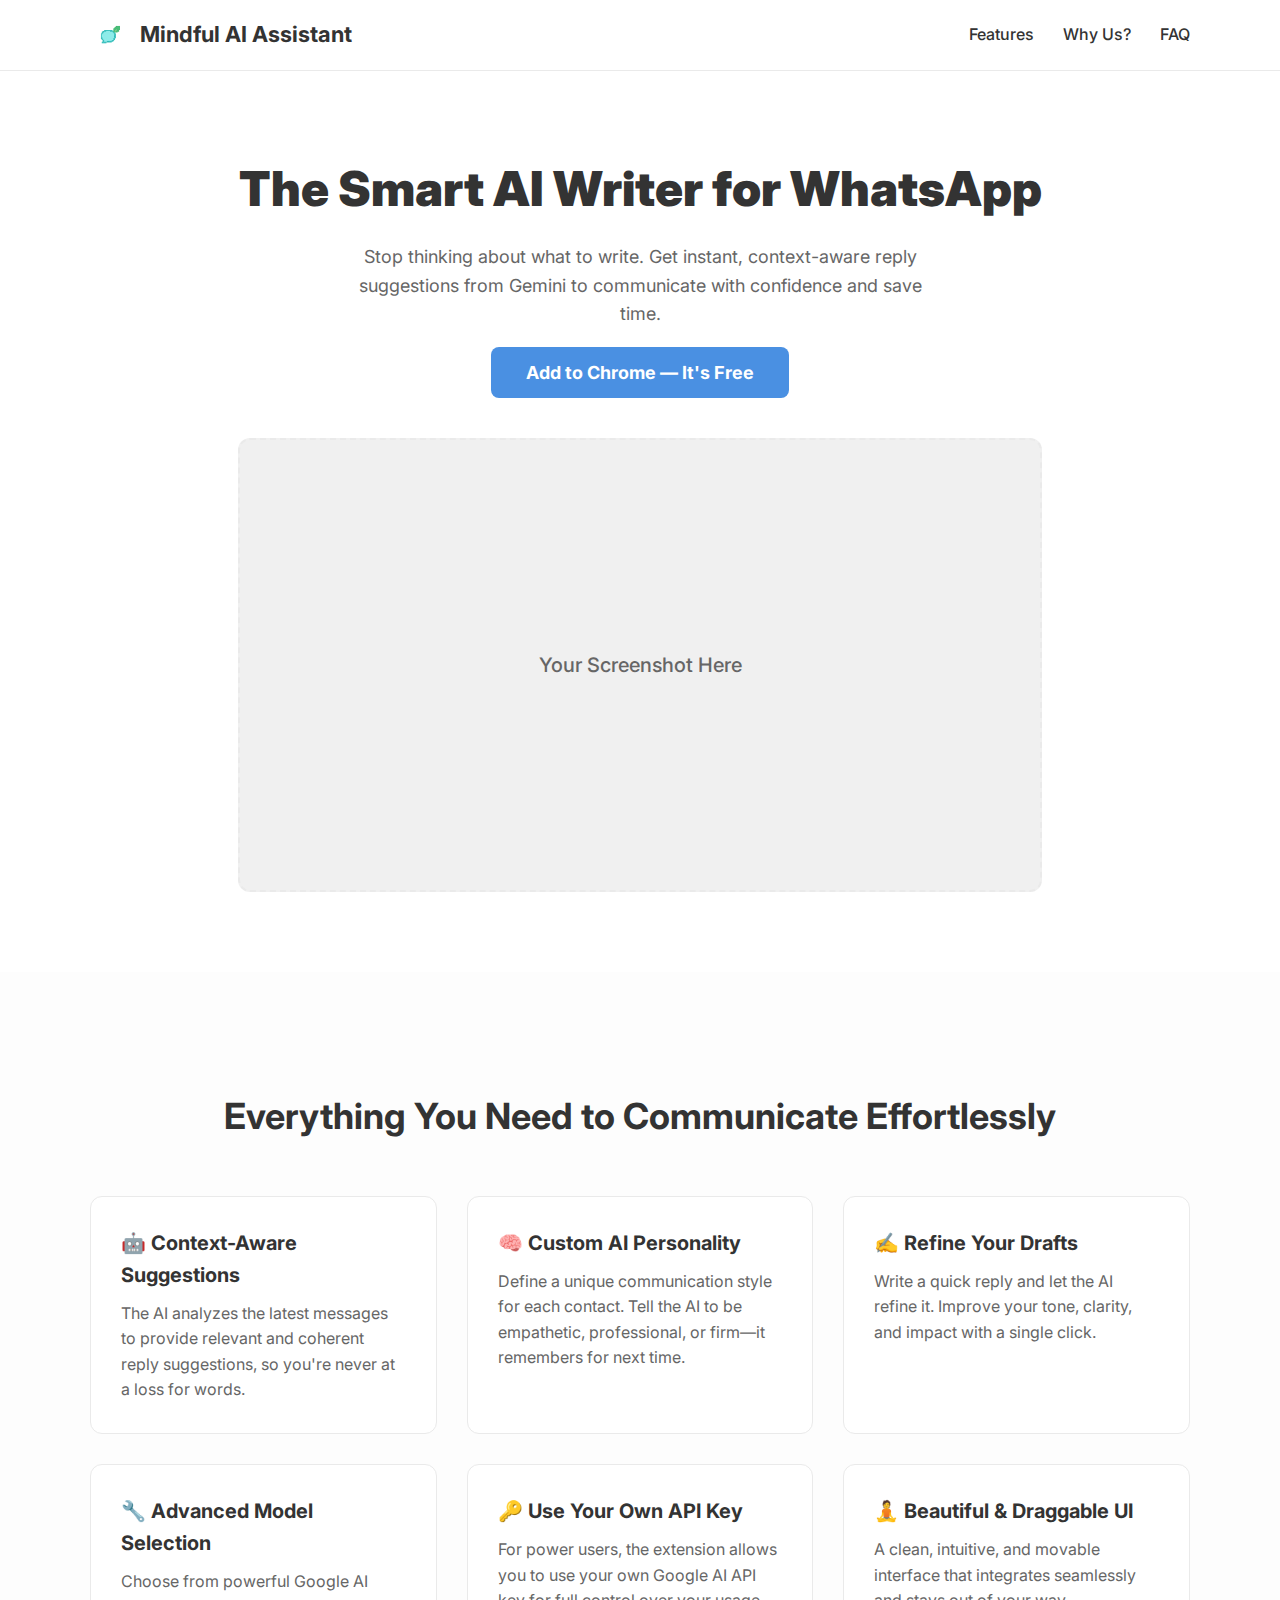
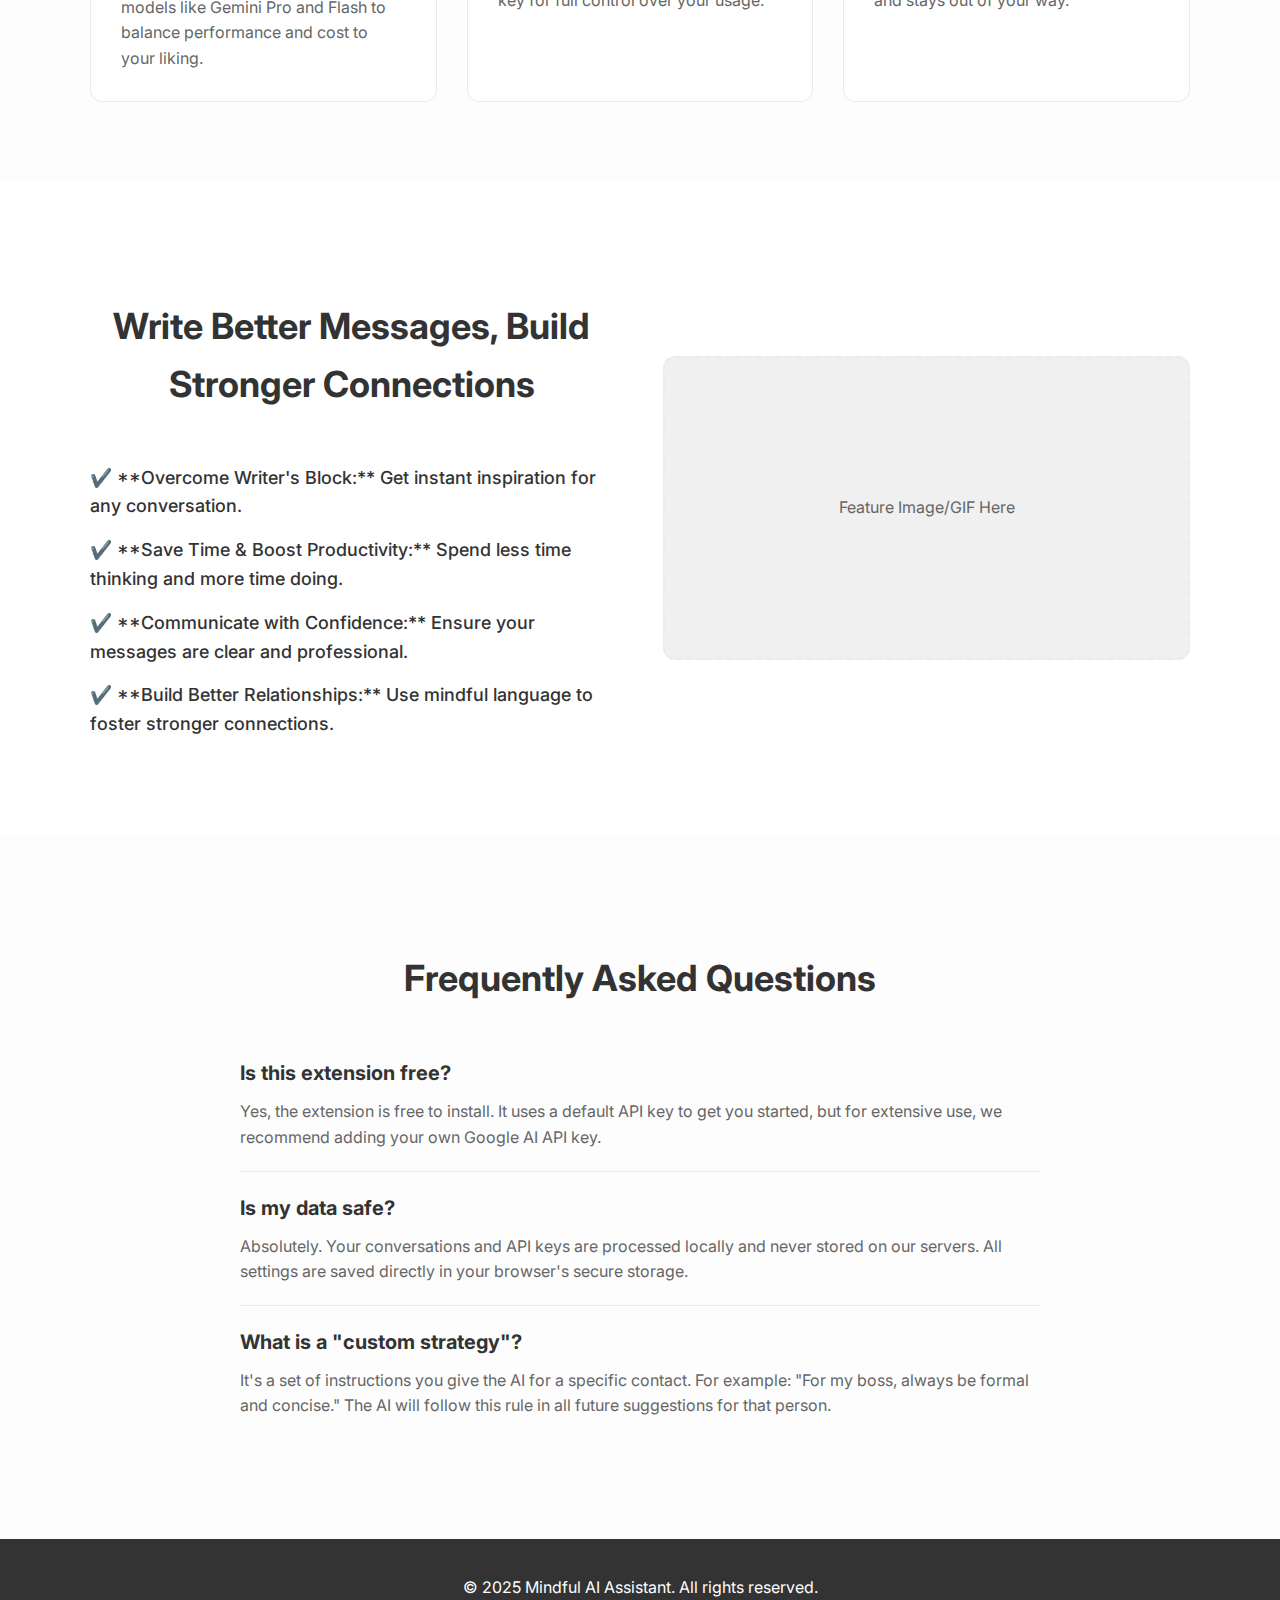
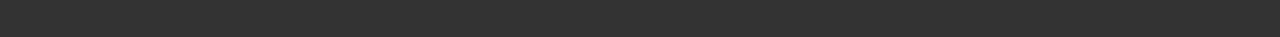
<file: index.html>
<!DOCTYPE html>
<html lang="en">
<head>
    <meta charset="UTF-8">
    <meta name="viewport" content="width=device-width, initial-scale=1.0">
    
    <!-- SEO Meta Tags -->
    <title>Mindful AI Assistant - AI-Powered Replies for WhatsApp</title>
    <meta name="description" content="Supercharge your WhatsApp communication with an AI Assistant powered by Gemini. Get smart, context-aware reply suggestions, refine your drafts, and communicate more effectively.">
    <meta name="keywords" content="WhatsApp AI Assistant, AI Reply for WhatsApp, WhatsApp Chat AI, Gemini WhatsApp Extension, AI Writer for WhatsApp, Context-aware chat responses, AI chat assistant">

    <!-- Favicon -->
    <link rel="icon" href="images/icon48.png" type="image/png">

    <!-- Stylesheet -->
    <link rel="stylesheet" href="landing-style.css">

    <!-- Google Fonts -->
    <link rel="preconnect" href="https://fonts.googleapis.com">
    <link rel="preconnect" href="https://fonts.gstatic.com" crossorigin>
    <link href="https://fonts.googleapis.com/css2?family=Inter:wght@400;500;700;900&display=swap" rel="stylesheet">
</head>
<body>

    <header class="header">
        <div class="container">
            <div class="logo">
                <img src="images/icon48.png" alt="Mindful AI Assistant Logo">
                <h1>Mindful AI Assistant</h1>
            </div>
            <nav>
                <a href="#features">Features</a>
                <a href="#why-choose-us">Why Us?</a>
                <a href="#faq">FAQ</a>
            </nav>
        </div>
    </header>

    <main>
        <!-- Hero Section -->
        <section class="hero">
            <div class="container">
                <h2>The Smart AI Writer for WhatsApp</h2>
                <p class="subtitle">Stop thinking about what to write. Get instant, context-aware reply suggestions from Gemini to communicate with confidence and save time.</p>
                <a href="#" class="cta-button">Add to Chrome — It's Free</a>
                <div class="hero-image-placeholder">
                    <!-- TODO: Add a screenshot of the extension in action -->
                    <p>Your Screenshot Here</p>
                </div>
            </div>
        </section>

        <!-- Features Section -->
        <section id="features" class="features">
            <div class="container">
                <h3 class="section-title">Everything You Need to Communicate Effortlessly</h3>
                <div class="features-grid">
                    <div class="feature-item">
                        <h4>🤖 Context-Aware Suggestions</h4>
                        <p>The AI analyzes the latest messages to provide relevant and coherent reply suggestions, so you're never at a loss for words.</p>
                    </div>
                    <div class="feature-item">
                        <h4>🧠 Custom AI Personality</h4>
                        <p>Define a unique communication style for each contact. Tell the AI to be empathetic, professional, or firm—it remembers for next time.</p>
                    </div>
                    <div class="feature-item">
                        <h4>✍️ Refine Your Drafts</h4>
                        <p>Write a quick reply and let the AI refine it. Improve your tone, clarity, and impact with a single click.</p>
                    </div>
                    <div class="feature-item">
                        <h4>🔧 Advanced Model Selection</h4>
                        <p>Choose from powerful Google AI models like Gemini Pro and Flash to balance performance and cost to your liking.</p>
                    </div>
                    <div class="feature-item">
                        <h4>🔑 Use Your Own API Key</h4>
                        <p>For power users, the extension allows you to use your own Google AI API key for full control over your usage.</p>
                    </div>
                    <div class="feature-item">
                        <h4>🧘 Beautiful & Draggable UI</h4>
                        <p>A clean, intuitive, and movable interface that integrates seamlessly and stays out of your way.</p>
                    </div>
                </div>
            </div>
        </section>

        <!-- Why Choose Us Section -->
        <section id="why-choose-us" class="why-choose-us">
            <div class="container">
                <div class="why-choose-us-content">
                    <h3 class="section-title">Write Better Messages, Build Stronger Connections</h3>
                    <ul>
                        <li>✔️ **Overcome Writer's Block:** Get instant inspiration for any conversation.</li>
                        <li>✔️ **Save Time & Boost Productivity:** Spend less time thinking and more time doing.</li>
                        <li>✔️ **Communicate with Confidence:** Ensure your messages are clear and professional.</li>
                        <li>✔️ **Build Better Relationships:** Use mindful language to foster stronger connections.</li>
                    </ul>
                </div>
                <div class="image-placeholder">
                    <!-- TODO: Add an illustrative image or GIF -->
                    <p>Feature Image/GIF Here</p>
                </div>
            </div>
        </section>

        <!-- FAQ Section -->
        <section id="faq" class="faq">
            <div class="container">
                <h3 class="section-title">Frequently Asked Questions</h3>
                <div class="faq-item">
                    <h4>Is this extension free?</h4>
                    <p>Yes, the extension is free to install. It uses a default API key to get you started, but for extensive use, we recommend adding your own Google AI API key.</p>
                </div>
                <div class="faq-item">
                    <h4>Is my data safe?</h4>
                    <p>Absolutely. Your conversations and API keys are processed locally and never stored on our servers. All settings are saved directly in your browser's secure storage.</p>
                </div>
                <div class="faq-item">
                    <h4>What is a "custom strategy"?</h4>
                    <p>It's a set of instructions you give the AI for a specific contact. For example: "For my boss, always be formal and concise." The AI will follow this rule in all future suggestions for that person.</p>
                </div>
            </div>
        </section>
    </main>

    <footer class="footer">
        <div class="container">
            <p>&copy; 2025 Mindful AI Assistant. All rights reserved.</p>
            <!-- Optional: Add links to Privacy Policy or Contact -->
        </div>
    </footer>

</body>
</html>
</file>
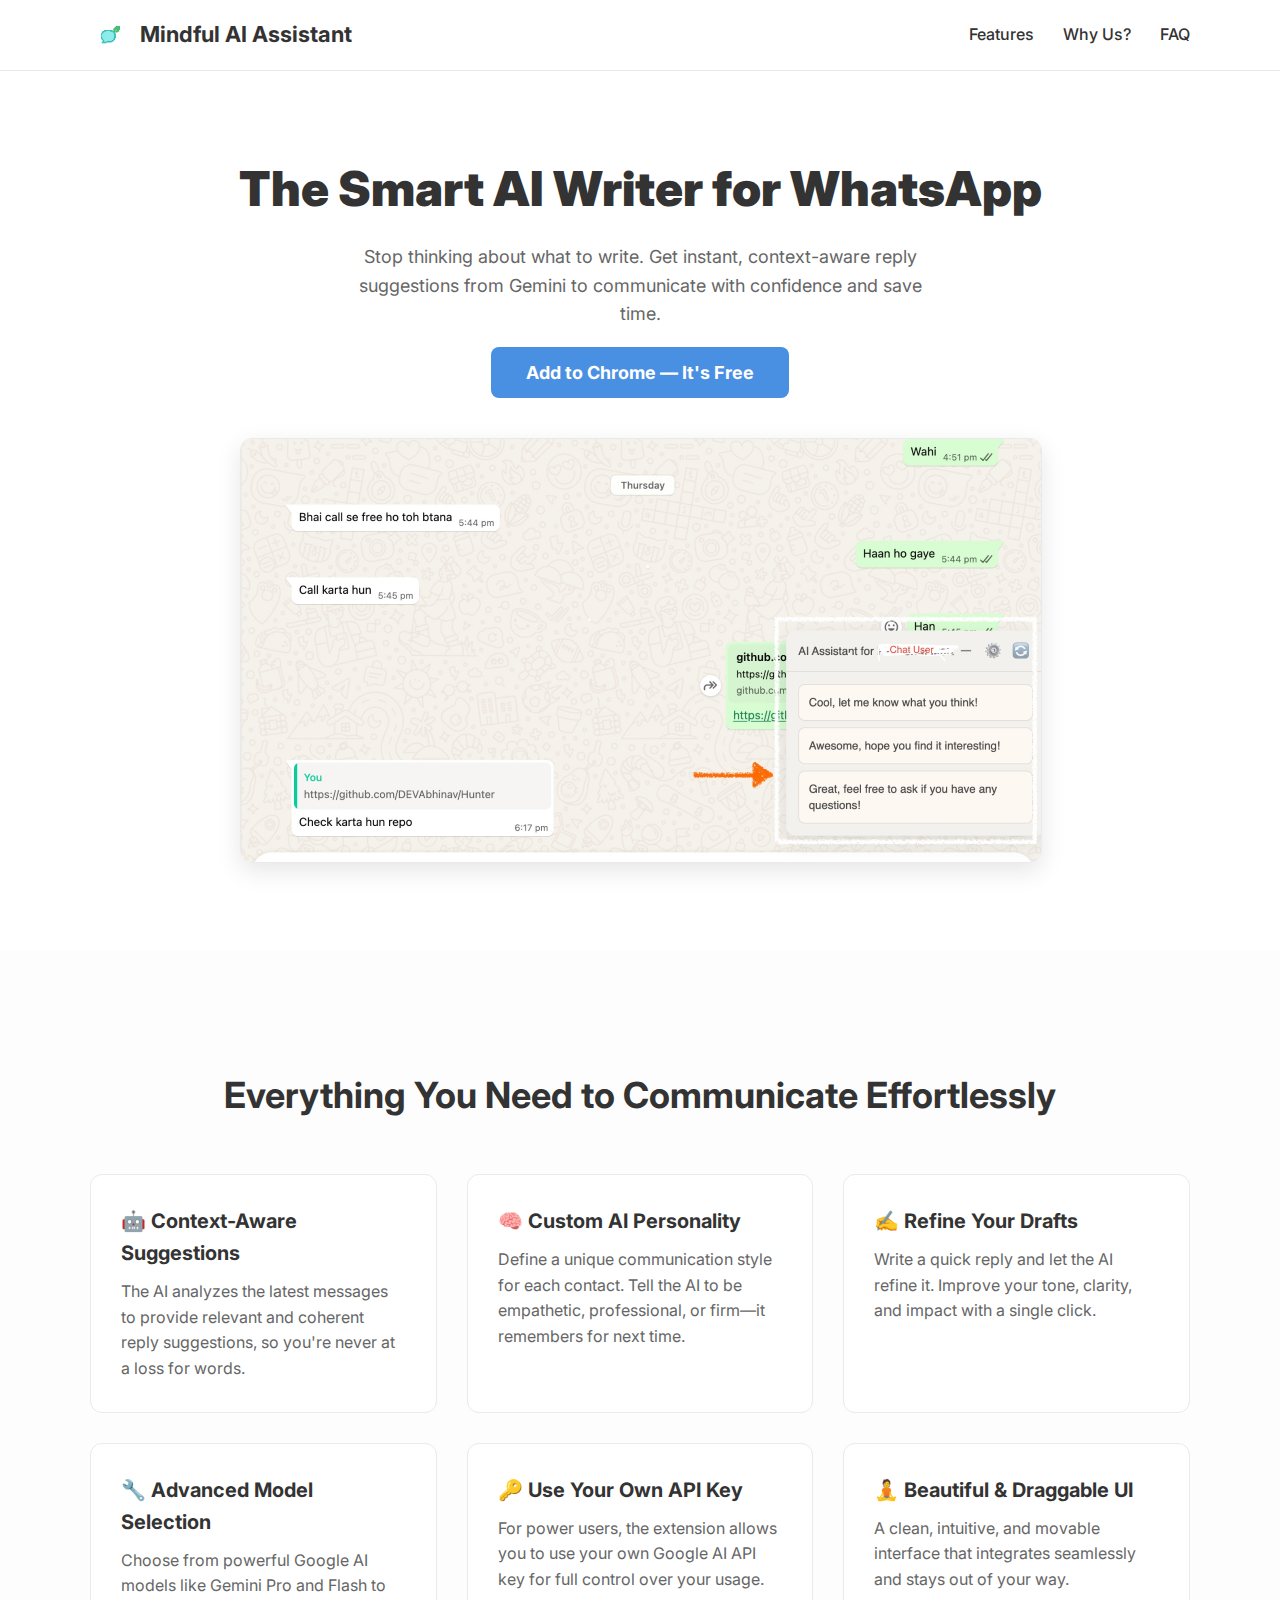
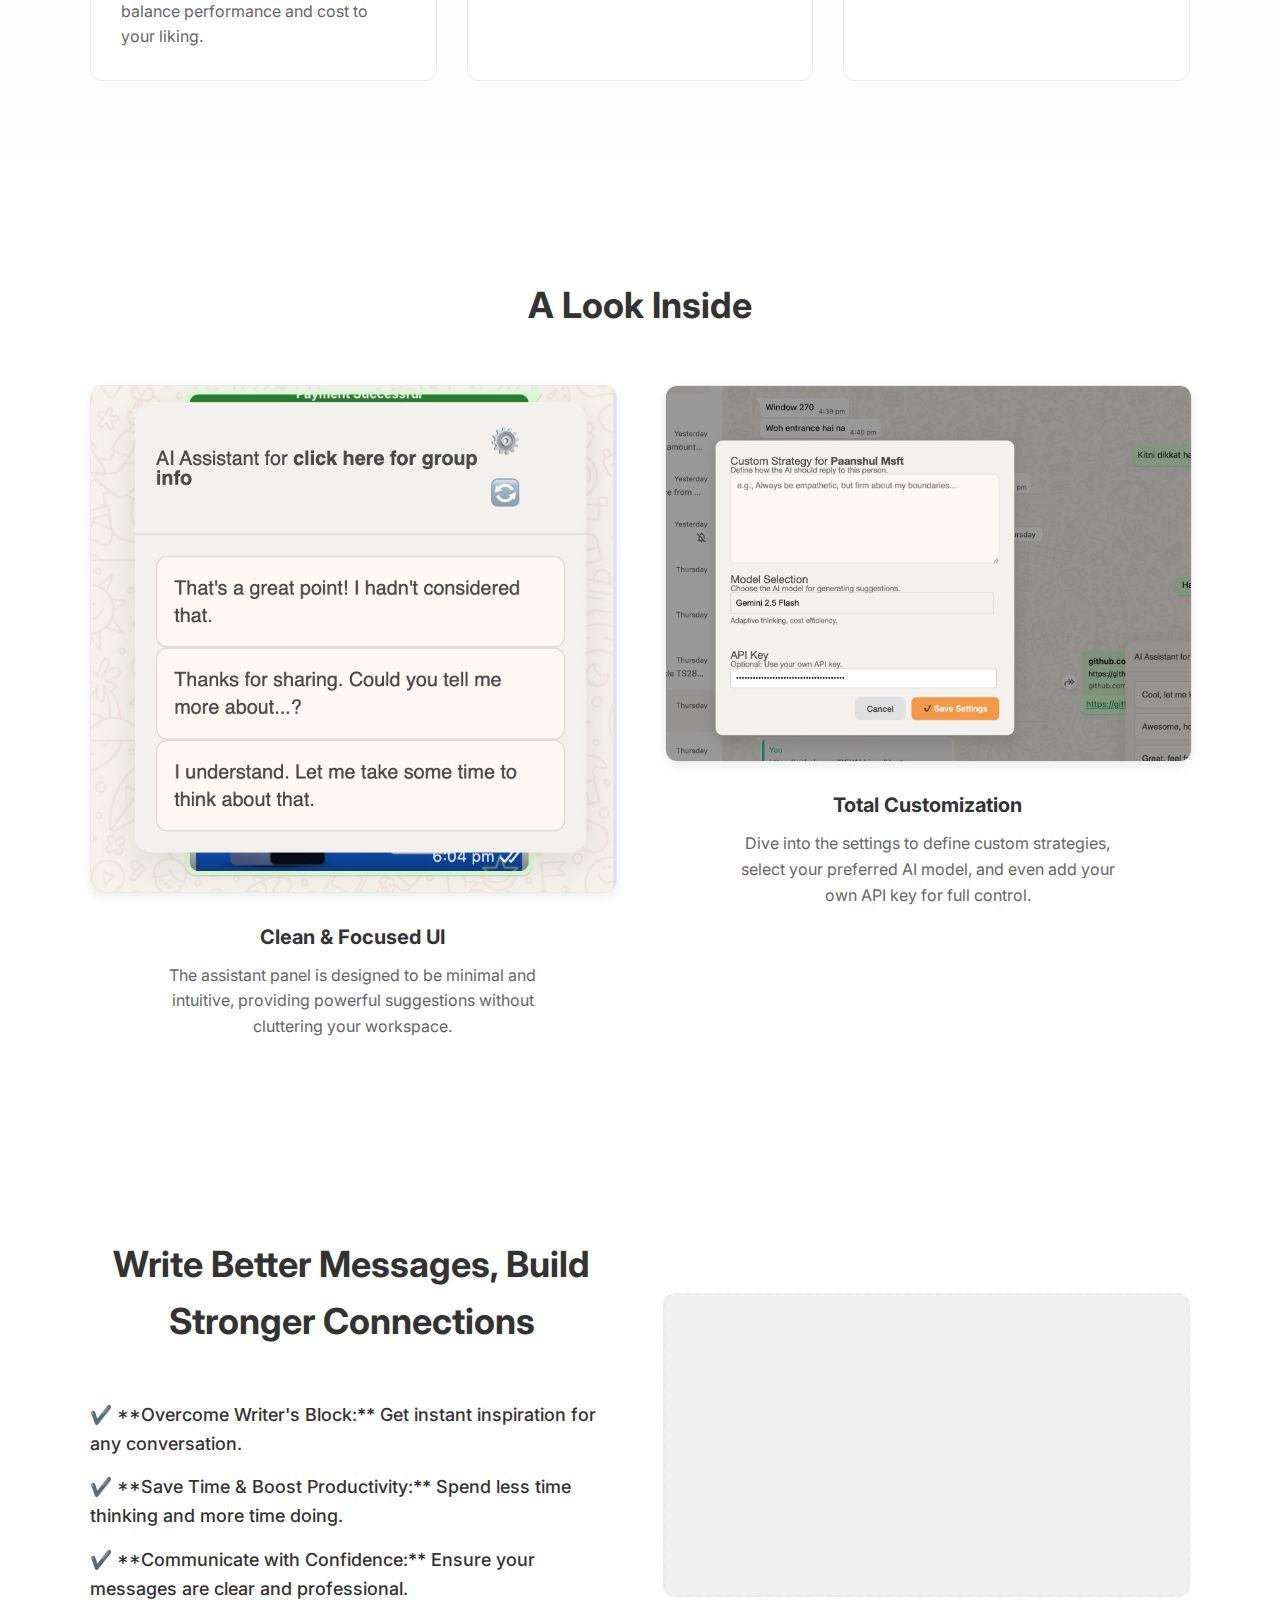
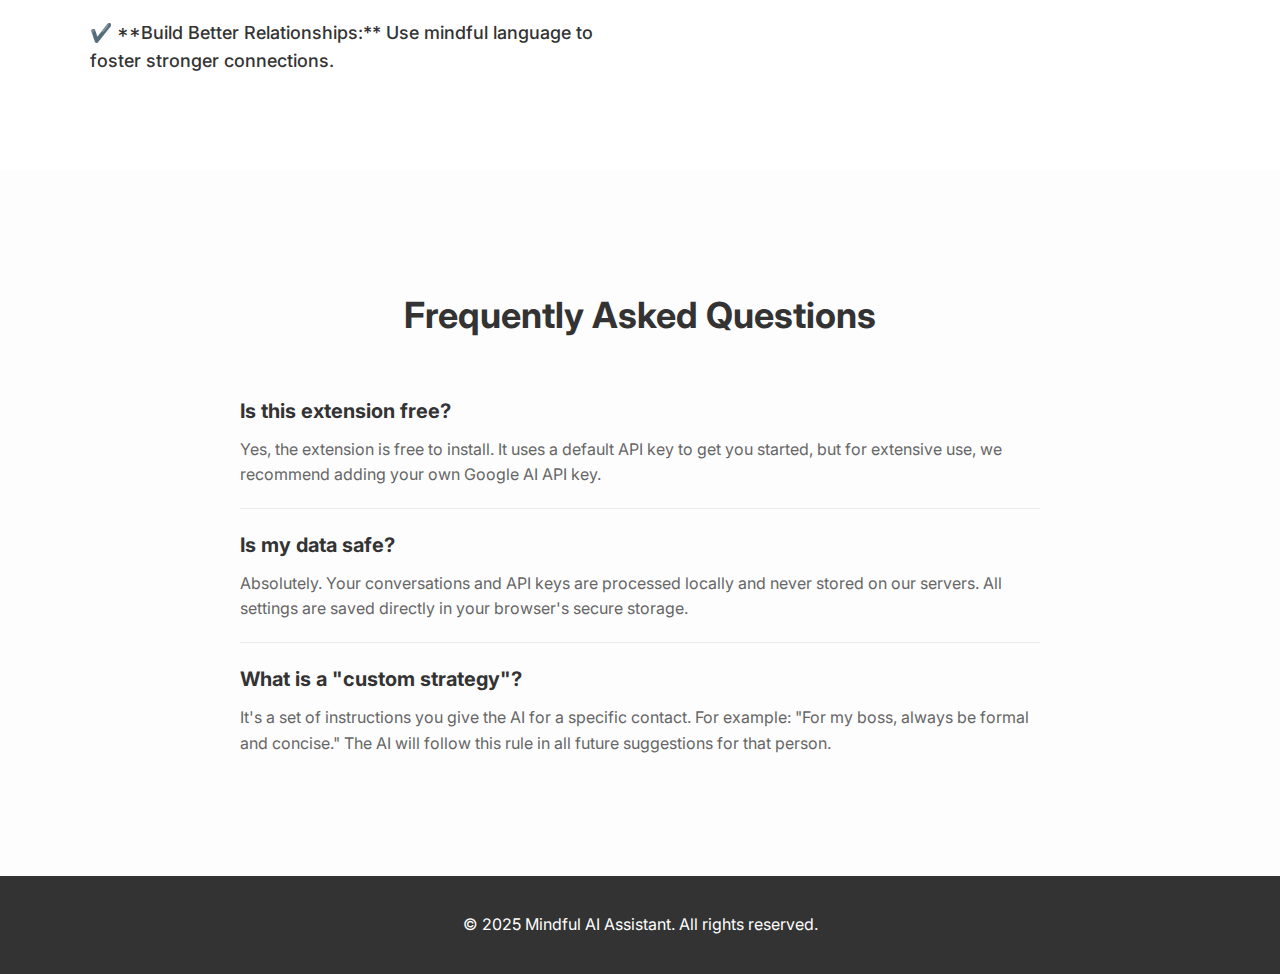
<file: docs/index.html>
<!DOCTYPE html>
<html lang="en">
<head>
    <meta charset="UTF-8">
    <meta name="viewport" content="width=device-width, initial-scale=1.0">
    
    <!-- SEO Meta Tags -->
    <title>Mindful AI Assistant - AI-Powered Replies for WhatsApp</title>
    <meta name="description" content="Supercharge your WhatsApp communication with an AI Assistant powered by Gemini. Get smart, context-aware reply suggestions, refine your drafts, and communicate more effectively.">
    <meta name="keywords" content="WhatsApp AI Assistant, AI Reply for WhatsApp, WhatsApp Chat AI, Gemini WhatsApp Extension, AI Writer for WhatsApp, Context-aware chat responses, AI chat assistant">

    <!-- Favicon -->
    <link rel="icon" href="images/icon48.png" type="image/png">

    <!-- Stylesheet -->
    <link rel="stylesheet" href="landing-style.css">

    <!-- Google Fonts -->
    <link rel="preconnect" href="https://fonts.googleapis.com">
    <link rel="preconnect" href="https://fonts.gstatic.com" crossorigin>
    <link href="https://fonts.googleapis.com/css2?family=Inter:wght@400;500;700;900&display=swap" rel="stylesheet">
</head>
<body>

    <header class="header">
        <div class="container">
            <div class="logo">
                <img src="images/icon48.png" alt="Mindful AI Assistant Logo">
                <h1>Mindful AI Assistant</h1>
            </div>
            <nav>
                <a href="#features">Features</a>
                <a href="#why-choose-us">Why Us?</a>
                <a href="#faq">FAQ</a>
            </nav>
        </div>
    </header>

    <main>
        <!-- Hero Section -->
        <section class="hero">
            <div class="container">
                <h2>The Smart AI Writer for WhatsApp</h2>
                <p class="subtitle">Stop thinking about what to write. Get instant, context-aware reply suggestions from Gemini to communicate with confidence and save time.</p>
                <a href="#" class="cta-button">Add to Chrome — It's Free</a>
                <div class="hero-image-placeholder">
                    <img src="images/Screenshots/hero-screenshot.jpeg" alt="Mindful AI Assistant showing reply suggestions in WhatsApp">
                </div>
            </div>
        </section>

        <!-- Features Section -->
        <section id="features" class="features">
            <div class="container">
                <h3 class="section-title">Everything You Need to Communicate Effortlessly</h3>
                <div class="features-grid">
                    <div class="feature-item">
                        <h4>🤖 Context-Aware Suggestions</h4>
                        <p>The AI analyzes the latest messages to provide relevant and coherent reply suggestions, so you're never at a loss for words.</p>
                    </div>
                    <div class="feature-item">
                        <h4>🧠 Custom AI Personality</h4>
                        <p>Define a unique communication style for each contact. Tell the AI to be empathetic, professional, or firm—it remembers for next time.</p>
                    </div>
                    <div class="feature-item">
                        <h4>✍️ Refine Your Drafts</h4>
                        <p>Write a quick reply and let the AI refine it. Improve your tone, clarity, and impact with a single click.</p>
                    </div>
                    <div class="feature-item">
                        <h4>🔧 Advanced Model Selection</h4>
                        <p>Choose from powerful Google AI models like Gemini Pro and Flash to balance performance and cost to your liking.</p>
                    </div>
                    <div class="feature-item">
                        <h4>🔑 Use Your Own API Key</h4>
                        <p>For power users, the extension allows you to use your own Google AI API key for full control over your usage.</p>
                    </div>
                    <div class="feature-item">
                        <h4>🧘 Beautiful & Draggable UI</h4>
                        <p>A clean, intuitive, and movable interface that integrates seamlessly and stays out of your way.</p>
                    </div>
                </div>
            </div>
        </section>

        <!-- Showcase Section -->
        <section id="showcase" class="showcase">
            <div class="container">
                <h3 class="section-title">A Look Inside</h3>
                <div class="showcase-grid">
                    <div class="showcase-item">
                        <img src="images/Screenshots/screenshot-panel.jpeg" alt="The AI Assistant panel with suggestions">
                        <h4>Clean & Focused UI</h4>
                        <p>The assistant panel is designed to be minimal and intuitive, providing powerful suggestions without cluttering your workspace.</p>
                    </div>
                    <div class="showcase-item">
                        <img src="images/Screenshots/Settings Modal.jpeg" alt="The settings modal for customization">
                        <h4>Total Customization</h4>
                        <p>Dive into the settings to define custom strategies, select your preferred AI model, and even add your own API key for full control.</p>
                    </div>
                </div>
            </div>
        </section>

        <!-- Why Choose Us Section -->
        <section id="why-choose-us" class="why-choose-us">
            <div class="container">
                <div class="why-choose-us-content">
                    <h3 class="section-title">Write Better Messages, Build Stronger Connections</h3>
                    <ul>
                        <li>✔️ **Overcome Writer's Block:** Get instant inspiration for any conversation.</li>
                        <li>✔️ **Save Time & Boost Productivity:** Spend less time thinking and more time doing.</li>
                        <li>✔️ **Communicate with Confidence:** Ensure your messages are clear and professional.</li>
                        <li>✔️ **Build Better Relationships:** Use mindful language to foster stronger connections.</li>
                    </ul>
                </div>
                <div class="image-placeholder">
                    <!-- This placeholder is intentionally left empty now, can be used for a future graphic -->
                </div>
            </div>
        </section>

        <!-- FAQ Section -->
        <section id="faq" class="faq">
            <div class="container">
                <h3 class="section-title">Frequently Asked Questions</h3>
                <div class="faq-item">
                    <h4>Is this extension free?</h4>
                    <p>Yes, the extension is free to install. It uses a default API key to get you started, but for extensive use, we recommend adding your own Google AI API key.</p>
                </div>
                <div class="faq-item">
                    <h4>Is my data safe?</h4>
                    <p>Absolutely. Your conversations and API keys are processed locally and never stored on our servers. All settings are saved directly in your browser's secure storage.</p>
                </div>
                <div class="faq-item">
                    <h4>What is a "custom strategy"?</h4>
                    <p>It's a set of instructions you give the AI for a specific contact. For example: "For my boss, always be formal and concise." The AI will follow this rule in all future suggestions for that person.</p>
                </div>
            </div>
        </section>
    </main>

    <footer class="footer">
        <div class="container">
            <p>&copy; 2025 Mindful AI Assistant. All rights reserved.</p>
            <!-- Optional: Add links to Privacy Policy or Contact -->
        </div>
    </footer>

</body>
</html>
</file>
<file: landing-style.css>
/* --- General Styles & Variables --- */
:root {
    --primary-color: #4A90E2; /* A friendly, trustworthy blue */
    --primary-hover: #357ABD;
    --secondary-color: #F5A623; /* A warm, inviting orange for accents */
    --background-color: #FDFDFD;
    --text-color: #333;
    --light-text-color: #666;
    --panel-bg: #FFFFFF;
    --border-color: #EAEAEA;
    --font-family: 'Inter', sans-serif;
}

body {
    font-family: var(--font-family);
    background-color: var(--background-color);
    color: var(--text-color);
    line-height: 1.6;
    margin: 0;
}

.container {
    max-width: 1100px;
    margin: 0 auto;
    padding: 0 20px;
}

/* --- Header --- */
.header {
    background-color: var(--panel-bg);
    border-bottom: 1px solid var(--border-color);
    padding: 15px 0;
    position: sticky;
    top: 0;
    z-index: 100;
}

.header .container {
    display: flex;
    justify-content: space-between;
    align-items: center;
}

.logo {
    display: flex;
    align-items: center;
    gap: 10px;
}

.logo img {
    width: 40px;
    height: 40px;
}

.logo h1 {
    font-size: 22px;
    font-weight: 700;
    margin: 0;
}

.header nav a {
    color: var(--text-color);
    text-decoration: none;
    margin-left: 25px;
    font-weight: 500;
    transition: color 0.2s ease;
}

.header nav a:hover {
    color: var(--primary-color);
}

/* --- Hero Section --- */
.hero {
    text-align: center;
    padding: 80px 0;
    background-color: var(--panel-bg);
}

.hero h2 {
    font-size: 48px;
    font-weight: 900;
    margin: 0 0 15px;
    color: var(--text-color);
}

.hero .subtitle {
    font-size: 18px;
    color: var(--light-text-color);
    max-width: 600px;
    margin: 0 auto 30px;
}

.cta-button {
    background-color: var(--primary-color);
    color: white;
    text-decoration: none;
    padding: 15px 35px;
    border-radius: 8px;
    font-size: 18px;
    font-weight: 700;
    transition: background-color 0.2s ease;
}

.cta-button:hover {
    background-color: var(--primary-hover);
}

.hero-image-placeholder {
    margin: 50px auto 0;
    width: 80%;
    max-width: 800px;
    height: 450px;
    background-color: #F0F0F0;
    border: 2px dashed var(--border-color);
    border-radius: 12px;
    display: flex;
    justify-content: center;
    align-items: center;
    color: var(--light-text-color);
    font-size: 20px;
    font-weight: 500;
}

/* --- Features Section --- */
.features {
    padding: 80px 0;
}

.section-title {
    text-align: center;
    font-size: 36px;
    font-weight: 700;
    margin-bottom: 50px;
}

.features-grid {
    display: grid;
    grid-template-columns: repeat(auto-fit, minmax(300px, 1fr));
    gap: 30px;
}

.feature-item {
    background-color: var(--panel-bg);
    padding: 30px;
    border-radius: 12px;
    border: 1px solid var(--border-color);
}

.feature-item h4 {
    font-size: 20px;
    font-weight: 700;
    margin: 0 0 10px;
}

.feature-item p {
    color: var(--light-text-color);
    margin: 0;
}

/* --- Why Choose Us Section --- */
.why-choose-us {
    padding: 80px 0;
    background-color: var(--panel-bg);
}

.why-choose-us .container {
    display: flex;
    align-items: center;
    gap: 50px;
}

.why-choose-us-content {
    flex: 1;
}

.why-choose-us ul {
    list-style: none;
    padding: 0;
    margin: 0;
}

.why-choose-us li {
    font-size: 18px;
    margin-bottom: 15px;
    font-weight: 500;
}

.why-choose-us .image-placeholder {
    flex: 1;
    height: 300px;
    background-color: #F0F0F0;
    border: 2px dashed var(--border-color);
    border-radius: 12px;
    display: flex;
    justify-content: center;
    align-items: center;
    color: var(--light-text-color);
}

/* --- FAQ Section --- */
.faq {
    padding: 80px 0;
}

.faq .container {
    max-width: 800px;
}

.faq-item {
    border-bottom: 1px solid var(--border-color);
    padding-bottom: 20px;
    margin-bottom: 20px;
}

.faq-item:last-child {
    border-bottom: none;
}

.faq-item h4 {
    font-size: 20px;
    margin: 0 0 10px;
}

.faq-item p {
    color: var(--light-text-color);
    margin: 0;
}

/* --- Footer --- */
.footer {
    background-color: var(--text-color);
    color: white;
    text-align: center;
    padding: 20px 0;
}
</file>
<file: docs/landing-style.css>
/* --- General Styles & Variables --- */
:root {
    --primary-color: #4A90E2; /* A friendly, trustworthy blue */
    --primary-hover: #357ABD;
    --secondary-color: #F5A623; /* A warm, inviting orange for accents */
    --background-color: #FDFDFD;
    --text-color: #333;
    --light-text-color: #666;
    --panel-bg: #FFFFFF;
    --border-color: #EAEAEA;
    --font-family: 'Inter', sans-serif;
}

body {
    font-family: var(--font-family);
    background-color: var(--background-color);
    color: var(--text-color);
    line-height: 1.6;
    margin: 0;
}

.container {
    max-width: 1100px;
    margin: 0 auto;
    padding: 0 20px;
}

/* --- Header --- */
.header {
    background-color: var(--panel-bg);
    border-bottom: 1px solid var(--border-color);
    padding: 15px 0;
    position: sticky;
    top: 0;
    z-index: 100;
}

.header .container {
    display: flex;
    justify-content: space-between;
    align-items: center;
}

.logo {
    display: flex;
    align-items: center;
    gap: 10px;
}

.logo img {
    width: 40px;
    height: 40px;
}

.logo h1 {
    font-size: 22px;
    font-weight: 700;
    margin: 0;
}

.header nav a {
    color: var(--text-color);
    text-decoration: none;
    margin-left: 25px;
    font-weight: 500;
    transition: color 0.2s ease;
}

.header nav a:hover {
    color: var(--primary-color);
}

/* --- Hero Section --- */
.hero {
    text-align: center;
    padding: 80px 0;
    background-color: var(--panel-bg);
}

.hero h2 {
    font-size: 48px;
    font-weight: 900;
    margin: 0 0 15px;
    color: var(--text-color);
}

.hero .subtitle {
    font-size: 18px;
    color: var(--light-text-color);
    max-width: 600px;
    margin: 0 auto 30px;
}

.cta-button {
    background-color: var(--primary-color);
    color: white;
    text-decoration: none;
    padding: 15px 35px;
    border-radius: 8px;
    font-size: 18px;
    font-weight: 700;
    transition: background-color 0.2s ease;
}

.cta-button:hover {
    background-color: var(--primary-hover);
}

.hero-image-placeholder {
    margin: 50px auto 0;
    width: 80%;
    max-width: 800px;
}

.hero-image-placeholder img {
    width: 100%;
    height: auto; /* Maintain aspect ratio */
    border-radius: 12px;
    border: 1px solid var(--border-color);
    box-shadow: 0 8px 24px rgba(0,0,0,0.1);
}


/* --- Features Section --- */
.features {
    padding: 80px 0;
}

.section-title {
    text-align: center;
    font-size: 36px;
    font-weight: 700;
    margin-bottom: 50px;
}

.features-grid {
    display: grid;
    grid-template-columns: repeat(auto-fit, minmax(300px, 1fr));
    gap: 30px;
}

.feature-item {
    background-color: var(--panel-bg);
    padding: 30px;
    border-radius: 12px;
    border: 1px solid var(--border-color);
}

.feature-item h4 {
    font-size: 20px;
    font-weight: 700;
    margin: 0 0 10px;
}

.feature-item p {
    color: var(--light-text-color);
    margin: 0;
}

/* --- Showcase Section --- */
.showcase {
    padding: 80px 0;
    background-color: var(--panel-bg);
}

.showcase-grid {
    display: grid;
    grid-template-columns: 1fr 1fr;
    gap: 50px;
    align-items: start;
}

.showcase-item {
    text-align: center;
}

.showcase-item img {
    width: 100%;
    border-radius: 12px;
    border: 1px solid var(--border-color);
    margin-bottom: 20px;
    box-shadow: 0 4px 12px rgba(0,0,0,0.08);
}

.showcase-item h4 {
    font-size: 20px;
    font-weight: 700;
    margin: 0 0 10px;
}

.showcase-item p {
    color: var(--light-text-color);
    margin: 0;
    max-width: 400px;
    margin-left: auto;
    margin-right: auto;
}


/* --- Why Choose Us Section --- */
.why-choose-us {
    padding: 80px 0;
    background-color: var(--panel-bg);
}

.why-choose-us .container {
    display: flex;
    align-items: center;
    gap: 50px;
}

.why-choose-us-content {
    flex: 1;
}

.why-choose-us ul {
    list-style: none;
    padding: 0;
    margin: 0;
}

.why-choose-us li {
    font-size: 18px;
    margin-bottom: 15px;
    font-weight: 500;
}

.why-choose-us .image-placeholder {
    flex: 1;
    height: 300px;
    background-color: #F0F0F0;
    border: 2px dashed var(--border-color);
    border-radius: 12px;
    display: flex;
    justify-content: center;
    align-items: center;
    color: var(--light-text-color);
}

/* --- FAQ Section --- */
.faq {
    padding: 80px 0;
}

.faq .container {
    max-width: 800px;
}

.faq-item {
    border-bottom: 1px solid var(--border-color);
    padding-bottom: 20px;
    margin-bottom: 20px;
}

.faq-item:last-child {
    border-bottom: none;
}

.faq-item h4 {
    font-size: 20px;
    margin: 0 0 10px;
}

.faq-item p {
    color: var(--light-text-color);
    margin: 0;
}

/* --- Footer --- */
.footer {
    background-color: var(--text-color);
    color: white;
    text-align: center;
    padding: 20px 0;
}
</file>
